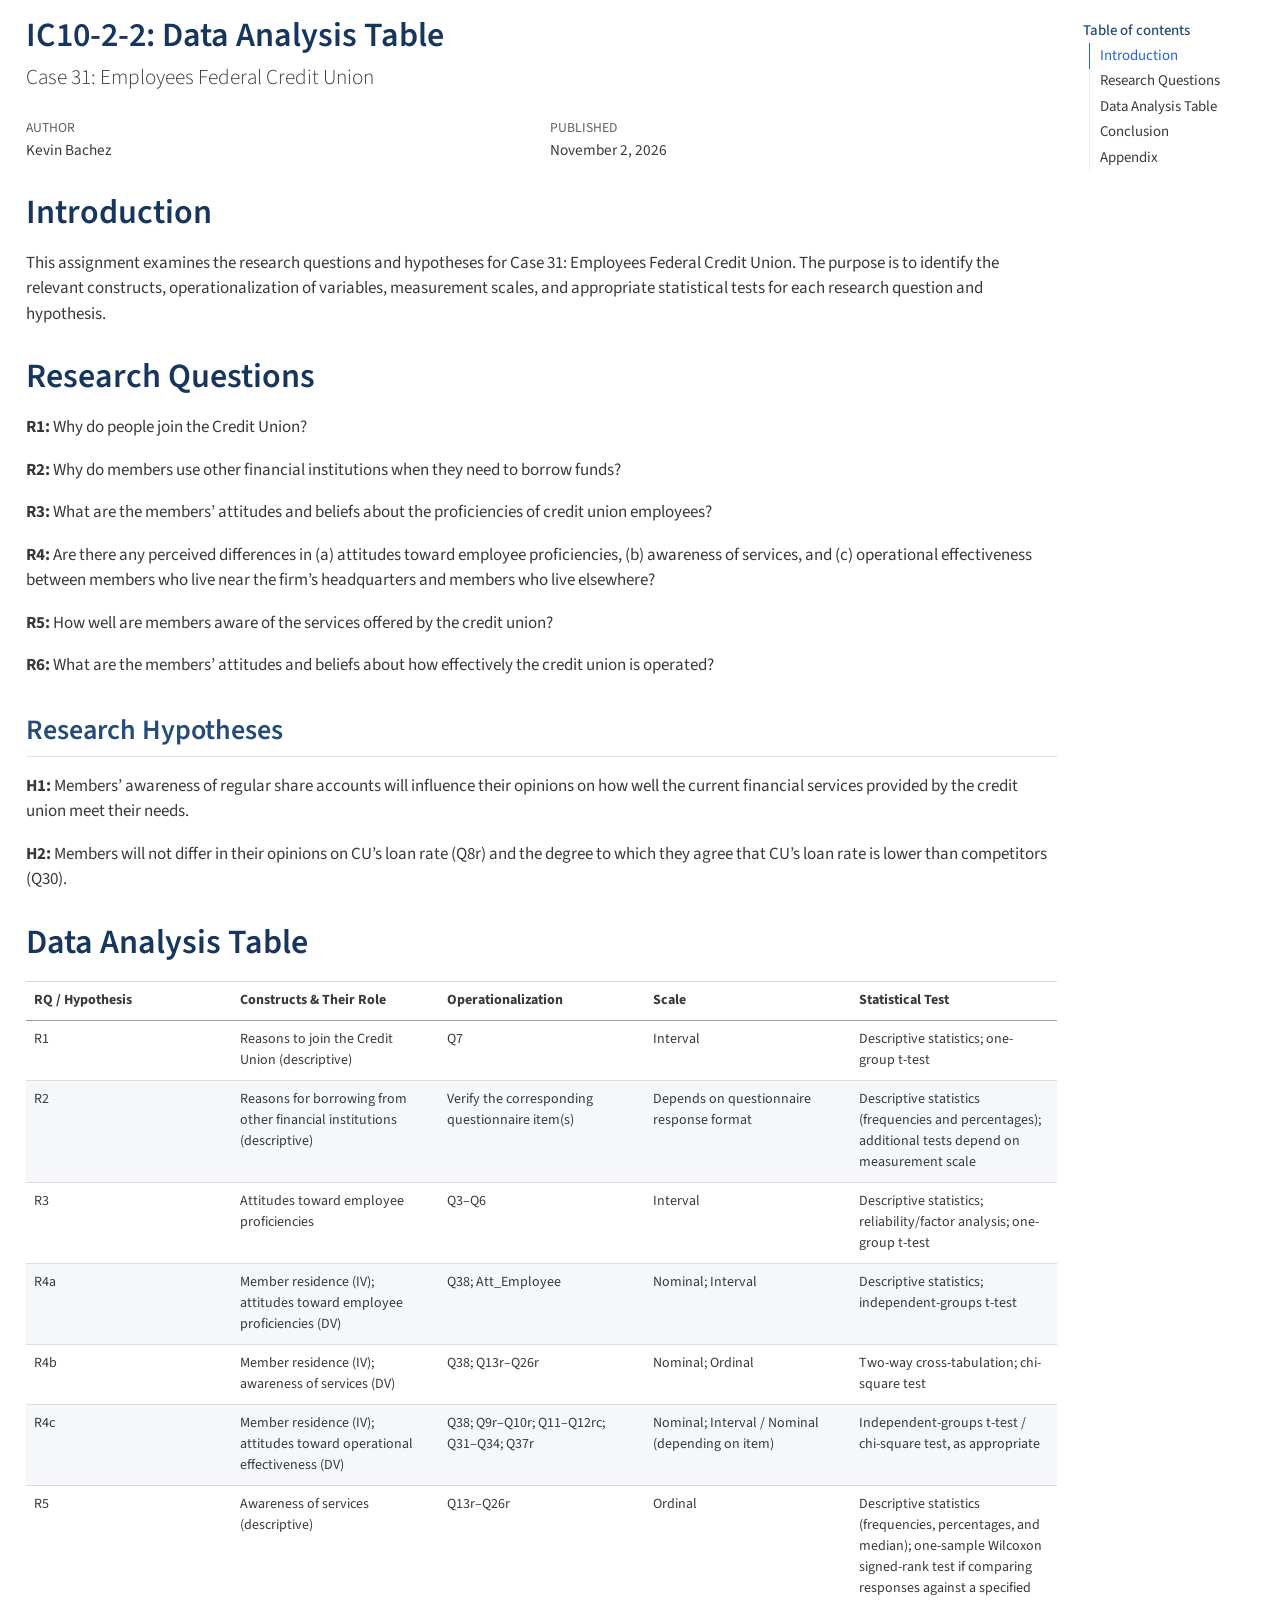
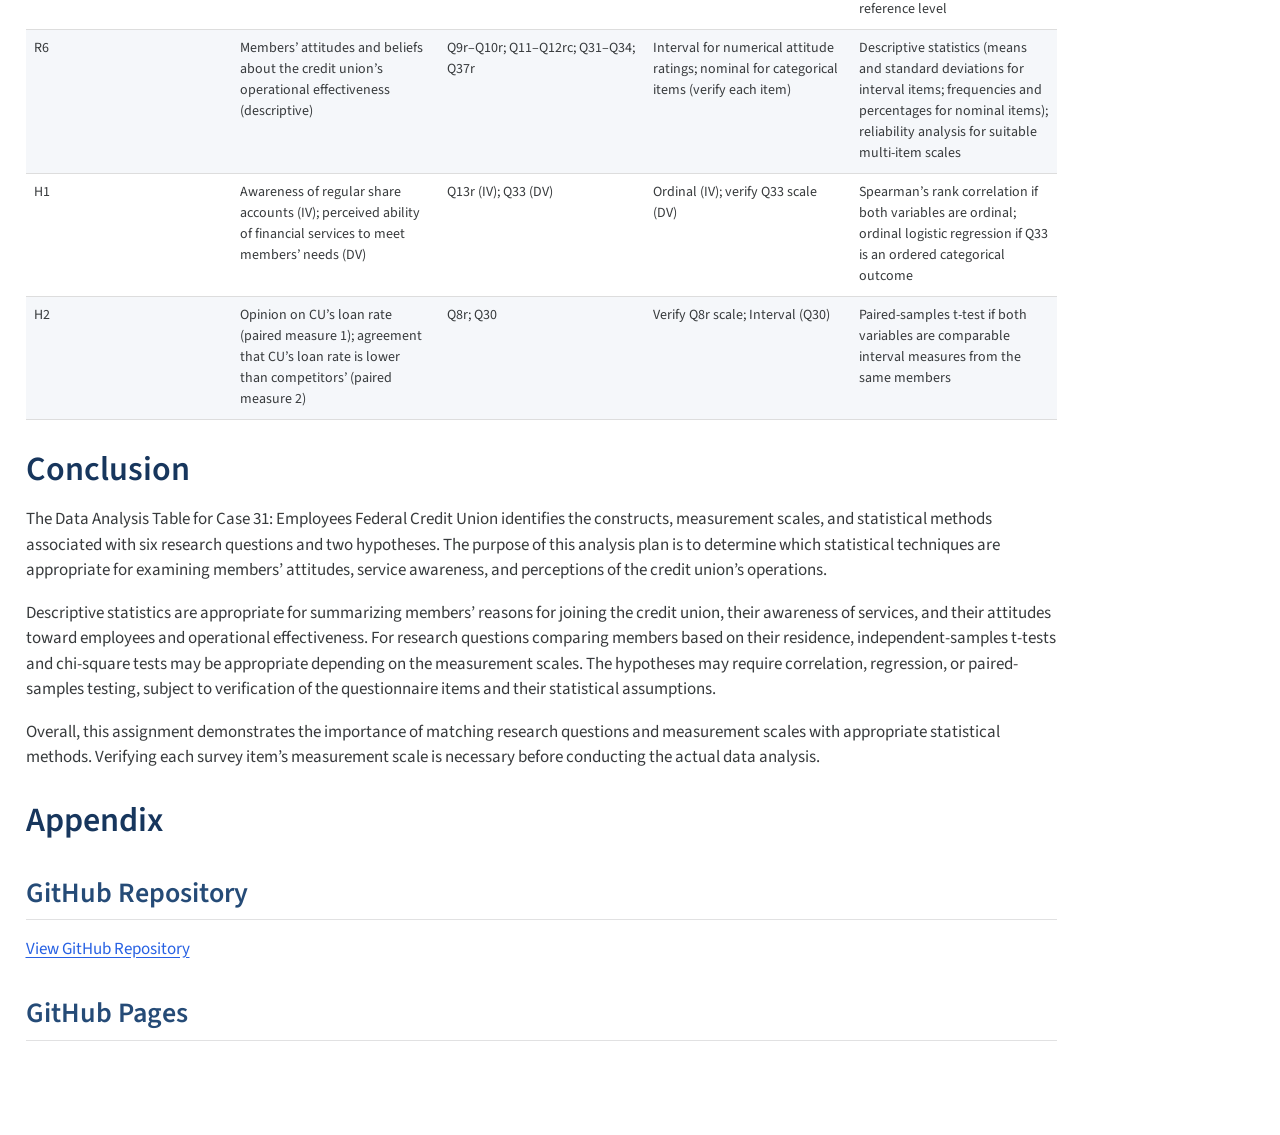
<file: IC10-2-2-Case31.html>
<!DOCTYPE html>
<html xmlns="http://www.w3.org/1999/xhtml" lang="en" xml:lang="en"><head>

<meta charset="utf-8">
<meta name="generator" content="quarto-1.8.26">

<meta name="viewport" content="width=device-width, initial-scale=1.0, user-scalable=yes">

<meta name="author" content="Kevin Bachez">
<meta name="dcterms.date" content="2026-11-02">

<title>IC10-2-2: Data Analysis Table</title>
<style>
code{white-space: pre-wrap;}
span.smallcaps{font-variant: small-caps;}
div.columns{display: flex; gap: min(4vw, 1.5em);}
div.column{flex: auto; overflow-x: auto;}
div.hanging-indent{margin-left: 1.5em; text-indent: -1.5em;}
ul.task-list{list-style: none;}
ul.task-list li input[type="checkbox"] {
  width: 0.8em;
  margin: 0 0.8em 0.2em -1em; /* quarto-specific, see https://github.com/quarto-dev/quarto-cli/issues/4556 */ 
  vertical-align: middle;
}
</style>


<script src="IC10-2-2-Case31_files/libs/clipboard/clipboard.min.js"></script>
<script src="IC10-2-2-Case31_files/libs/quarto-html/quarto.js" type="module"></script>
<script src="IC10-2-2-Case31_files/libs/quarto-html/tabsets/tabsets.js" type="module"></script>
<script src="IC10-2-2-Case31_files/libs/quarto-html/axe/axe-check.js" type="module"></script>
<script src="IC10-2-2-Case31_files/libs/quarto-html/popper.min.js"></script>
<script src="IC10-2-2-Case31_files/libs/quarto-html/tippy.umd.min.js"></script>
<script src="IC10-2-2-Case31_files/libs/quarto-html/anchor.min.js"></script>
<link href="IC10-2-2-Case31_files/libs/quarto-html/tippy.css" rel="stylesheet">
<link href="IC10-2-2-Case31_files/libs/quarto-html/quarto-syntax-highlighting-587c61ba64f3a5504c4d52d930310e48.css" rel="stylesheet" id="quarto-text-highlighting-styles">
<script src="IC10-2-2-Case31_files/libs/bootstrap/bootstrap.min.js"></script>
<link href="IC10-2-2-Case31_files/libs/bootstrap/bootstrap-icons.css" rel="stylesheet">
<link href="IC10-2-2-Case31_files/libs/bootstrap/bootstrap-2273bf923c71cc153cbe53f11b200390.min.css" rel="stylesheet" append-hash="true" id="quarto-bootstrap" data-mode="light">


<link rel="stylesheet" href="styles.css">
</head>

<body class="quarto-light">

<div id="quarto-content" class="page-columns page-rows-contents page-layout-full">
<div id="quarto-margin-sidebar" class="sidebar margin-sidebar">
  <nav id="TOC" role="doc-toc" class="toc-active">
    <h2 id="toc-title">Table of contents</h2>
   
  <ul class="collapse">
  <li><a href="#introduction" id="toc-introduction" class="nav-link active" data-scroll-target="#introduction">Introduction</a></li>
  <li><a href="#research-questions" id="toc-research-questions" class="nav-link" data-scroll-target="#research-questions">Research Questions</a>
  <ul class="collapse">
  <li><a href="#research-hypotheses" id="toc-research-hypotheses" class="nav-link" data-scroll-target="#research-hypotheses">Research Hypotheses</a></li>
  </ul></li>
  <li><a href="#data-analysis-table" id="toc-data-analysis-table" class="nav-link" data-scroll-target="#data-analysis-table">Data Analysis Table</a></li>
  <li><a href="#conclusion" id="toc-conclusion" class="nav-link" data-scroll-target="#conclusion">Conclusion</a></li>
  <li><a href="#appendix" id="toc-appendix" class="nav-link" data-scroll-target="#appendix">Appendix</a>
  <ul class="collapse">
  <li><a href="#github-repository" id="toc-github-repository" class="nav-link" data-scroll-target="#github-repository">GitHub Repository</a></li>
  <li><a href="#github-pages" id="toc-github-pages" class="nav-link" data-scroll-target="#github-pages">GitHub Pages</a></li>
  </ul></li>
  </ul>
</nav>
</div>
<main class="content column-page-left" id="quarto-document-content">

<header id="title-block-header" class="quarto-title-block default">
<div class="quarto-title">
<h1 class="title">IC10-2-2: Data Analysis Table</h1>
<p class="subtitle lead">Case 31: Employees Federal Credit Union</p>
</div>



<div class="quarto-title-meta column-page-left">

    <div>
    <div class="quarto-title-meta-heading">Author</div>
    <div class="quarto-title-meta-contents">
             <p>Kevin Bachez </p>
          </div>
  </div>
    
    <div>
    <div class="quarto-title-meta-heading">Published</div>
    <div class="quarto-title-meta-contents">
      <p class="date">November 2, 2026</p>
    </div>
  </div>
  
    
  </div>
  


</header>


<section id="introduction" class="level1">
<h1>Introduction</h1>
<p>This assignment examines the research questions and hypotheses for Case 31: Employees Federal Credit Union. The purpose is to identify the relevant constructs, operationalization of variables, measurement scales, and appropriate statistical tests for each research question and hypothesis.</p>
</section>
<section id="research-questions" class="level1">
<h1>Research Questions</h1>
<p><strong>R1:</strong> Why do people join the Credit Union?</p>
<p><strong>R2:</strong> Why do members use other financial institutions when they need to borrow funds?</p>
<p><strong>R3:</strong> What are the members’ attitudes and beliefs about the proficiencies of credit union employees?</p>
<p><strong>R4:</strong> Are there any perceived differences in (a) attitudes toward employee proficiencies, (b) awareness of services, and (c) operational effectiveness between members who live near the firm’s headquarters and members who live elsewhere?</p>
<p><strong>R5:</strong> How well are members aware of the services offered by the credit union?</p>
<p><strong>R6:</strong> What are the members’ attitudes and beliefs about how effectively the credit union is operated?</p>
<section id="research-hypotheses" class="level2">
<h2 class="anchored" data-anchor-id="research-hypotheses">Research Hypotheses</h2>
<p><strong>H1:</strong> Members’ awareness of regular share accounts will influence their opinions on how well the current financial services provided by the credit union meet their needs.</p>
<p><strong>H2:</strong> Members will not differ in their opinions on CU’s loan rate (Q8r) and the degree to which they agree that CU’s loan rate is lower than competitors (Q30).</p>
</section>
</section>
<section id="data-analysis-table" class="level1">
<h1>Data Analysis Table</h1>
<table class="caption-top table">
<colgroup>
<col style="width: 20%">
<col style="width: 20%">
<col style="width: 20%">
<col style="width: 20%">
<col style="width: 20%">
</colgroup>
<thead>
<tr class="header">
<th style="text-align: left;">RQ / Hypothesis</th>
<th style="text-align: left;">Constructs &amp; Their Role</th>
<th style="text-align: left;">Operationalization</th>
<th style="text-align: left;">Scale</th>
<th style="text-align: left;">Statistical Test</th>
</tr>
</thead>
<tbody>
<tr class="odd">
<td style="text-align: left;">R1</td>
<td style="text-align: left;">Reasons to join the Credit Union (descriptive)</td>
<td style="text-align: left;">Q7</td>
<td style="text-align: left;">Interval</td>
<td style="text-align: left;">Descriptive statistics; one-group t-test</td>
</tr>
<tr class="even">
<td style="text-align: left;">R2</td>
<td style="text-align: left;">Reasons for borrowing from other financial institutions (descriptive)</td>
<td style="text-align: left;">Verify the corresponding questionnaire item(s)</td>
<td style="text-align: left;">Depends on questionnaire response format</td>
<td style="text-align: left;">Descriptive statistics (frequencies and percentages); additional tests depend on measurement scale</td>
</tr>
<tr class="odd">
<td style="text-align: left;">R3</td>
<td style="text-align: left;">Attitudes toward employee proficiencies</td>
<td style="text-align: left;">Q3–Q6</td>
<td style="text-align: left;">Interval</td>
<td style="text-align: left;">Descriptive statistics; reliability/factor analysis; one-group t-test</td>
</tr>
<tr class="even">
<td style="text-align: left;">R4a</td>
<td style="text-align: left;">Member residence (IV); attitudes toward employee proficiencies (DV)</td>
<td style="text-align: left;">Q38; Att_Employee</td>
<td style="text-align: left;">Nominal; Interval</td>
<td style="text-align: left;">Descriptive statistics; independent-groups t-test</td>
</tr>
<tr class="odd">
<td style="text-align: left;">R4b</td>
<td style="text-align: left;">Member residence (IV); awareness of services (DV)</td>
<td style="text-align: left;">Q38; Q13r–Q26r</td>
<td style="text-align: left;">Nominal; Ordinal</td>
<td style="text-align: left;">Two-way cross-tabulation; chi-square test</td>
</tr>
<tr class="even">
<td style="text-align: left;">R4c</td>
<td style="text-align: left;">Member residence (IV); attitudes toward operational effectiveness (DV)</td>
<td style="text-align: left;">Q38; Q9r–Q10r; Q11–Q12rc; Q31–Q34; Q37r</td>
<td style="text-align: left;">Nominal; Interval / Nominal (depending on item)</td>
<td style="text-align: left;">Independent-groups t-test / chi-square test, as appropriate</td>
</tr>
<tr class="odd">
<td style="text-align: left;">R5</td>
<td style="text-align: left;">Awareness of services (descriptive)</td>
<td style="text-align: left;">Q13r–Q26r</td>
<td style="text-align: left;">Ordinal</td>
<td style="text-align: left;">Descriptive statistics (frequencies, percentages, and median); one-sample Wilcoxon signed-rank test if comparing responses against a specified reference level</td>
</tr>
<tr class="even">
<td style="text-align: left;">R6</td>
<td style="text-align: left;">Members’ attitudes and beliefs about the credit union’s operational effectiveness (descriptive)</td>
<td style="text-align: left;">Q9r–Q10r; Q11–Q12rc; Q31–Q34; Q37r</td>
<td style="text-align: left;">Interval for numerical attitude ratings; nominal for categorical items (verify each item)</td>
<td style="text-align: left;">Descriptive statistics (means and standard deviations for interval items; frequencies and percentages for nominal items); reliability analysis for suitable multi-item scales</td>
</tr>
<tr class="odd">
<td style="text-align: left;">H1</td>
<td style="text-align: left;">Awareness of regular share accounts (IV); perceived ability of financial services to meet members’ needs (DV)</td>
<td style="text-align: left;">Q13r (IV); Q33 (DV)</td>
<td style="text-align: left;">Ordinal (IV); verify Q33 scale (DV)</td>
<td style="text-align: left;">Spearman’s rank correlation if both variables are ordinal; ordinal logistic regression if Q33 is an ordered categorical outcome</td>
</tr>
<tr class="even">
<td style="text-align: left;">H2</td>
<td style="text-align: left;">Opinion on CU’s loan rate (paired measure 1); agreement that CU’s loan rate is lower than competitors’ (paired measure 2)</td>
<td style="text-align: left;">Q8r; Q30</td>
<td style="text-align: left;">Verify Q8r scale; Interval (Q30)</td>
<td style="text-align: left;">Paired-samples t-test if both variables are comparable interval measures from the same members</td>
</tr>
</tbody>
</table>
</section>
<section id="conclusion" class="level1">
<h1>Conclusion</h1>
<p>The Data Analysis Table for Case 31: Employees Federal Credit Union identifies the constructs, measurement scales, and statistical methods associated with six research questions and two hypotheses. The purpose of this analysis plan is to determine which statistical techniques are appropriate for examining members’ attitudes, service awareness, and perceptions of the credit union’s operations.</p>
<p>Descriptive statistics are appropriate for summarizing members’ reasons for joining the credit union, their awareness of services, and their attitudes toward employees and operational effectiveness. For research questions comparing members based on their residence, independent-samples t-tests and chi-square tests may be appropriate depending on the measurement scales. The hypotheses may require correlation, regression, or paired-samples testing, subject to verification of the questionnaire items and their statistical assumptions.</p>
<p>Overall, this assignment demonstrates the importance of matching research questions and measurement scales with appropriate statistical methods. Verifying each survey item’s measurement scale is necessary before conducting the actual data analysis.</p>
</section>
<section id="appendix" class="level1">
<h1>Appendix</h1>
<section id="github-repository" class="level2">
<h2 class="anchored" data-anchor-id="github-repository">GitHub Repository</h2>
<p><a href="https://github.com/kebachez/IC10-2-2">View GitHub Repository</a></p>
</section>
<section id="github-pages" class="level2">
<h2 class="anchored" data-anchor-id="github-pages">GitHub Pages</h2>
</section>
</section>

</main>
<!-- /main column -->
<script id="quarto-html-after-body" type="application/javascript">
  window.document.addEventListener("DOMContentLoaded", function (event) {
    const icon = "";
    const anchorJS = new window.AnchorJS();
    anchorJS.options = {
      placement: 'right',
      icon: icon
    };
    anchorJS.add('.anchored');
    const isCodeAnnotation = (el) => {
      for (const clz of el.classList) {
        if (clz.startsWith('code-annotation-')) {                     
          return true;
        }
      }
      return false;
    }
    const onCopySuccess = function(e) {
      // button target
      const button = e.trigger;
      // don't keep focus
      button.blur();
      // flash "checked"
      button.classList.add('code-copy-button-checked');
      var currentTitle = button.getAttribute("title");
      button.setAttribute("title", "Copied!");
      let tooltip;
      if (window.bootstrap) {
        button.setAttribute("data-bs-toggle", "tooltip");
        button.setAttribute("data-bs-placement", "left");
        button.setAttribute("data-bs-title", "Copied!");
        tooltip = new bootstrap.Tooltip(button, 
          { trigger: "manual", 
            customClass: "code-copy-button-tooltip",
            offset: [0, -8]});
        tooltip.show();    
      }
      setTimeout(function() {
        if (tooltip) {
          tooltip.hide();
          button.removeAttribute("data-bs-title");
          button.removeAttribute("data-bs-toggle");
          button.removeAttribute("data-bs-placement");
        }
        button.setAttribute("title", currentTitle);
        button.classList.remove('code-copy-button-checked');
      }, 1000);
      // clear code selection
      e.clearSelection();
    }
    const getTextToCopy = function(trigger) {
      const outerScaffold = trigger.parentElement.cloneNode(true);
      const codeEl = outerScaffold.querySelector('code');
      for (const childEl of codeEl.children) {
        if (isCodeAnnotation(childEl)) {
          childEl.remove();
        }
      }
      return codeEl.innerText;
    }
    const clipboard = new window.ClipboardJS('.code-copy-button:not([data-in-quarto-modal])', {
      text: getTextToCopy
    });
    clipboard.on('success', onCopySuccess);
    if (window.document.getElementById('quarto-embedded-source-code-modal')) {
      const clipboardModal = new window.ClipboardJS('.code-copy-button[data-in-quarto-modal]', {
        text: getTextToCopy,
        container: window.document.getElementById('quarto-embedded-source-code-modal')
      });
      clipboardModal.on('success', onCopySuccess);
    }
      var localhostRegex = new RegExp(/^(?:http|https):\/\/localhost\:?[0-9]*\//);
      var mailtoRegex = new RegExp(/^mailto:/);
        var filterRegex = new RegExp('/' + window.location.host + '/');
      var isInternal = (href) => {
          return filterRegex.test(href) || localhostRegex.test(href) || mailtoRegex.test(href);
      }
      // Inspect non-navigation links and adorn them if external
     var links = window.document.querySelectorAll('a[href]:not(.nav-link):not(.navbar-brand):not(.toc-action):not(.sidebar-link):not(.sidebar-item-toggle):not(.pagination-link):not(.no-external):not([aria-hidden]):not(.dropdown-item):not(.quarto-navigation-tool):not(.about-link)');
      for (var i=0; i<links.length; i++) {
        const link = links[i];
        if (!isInternal(link.href)) {
          // undo the damage that might have been done by quarto-nav.js in the case of
          // links that we want to consider external
          if (link.dataset.originalHref !== undefined) {
            link.href = link.dataset.originalHref;
          }
        }
      }
    function tippyHover(el, contentFn, onTriggerFn, onUntriggerFn) {
      const config = {
        allowHTML: true,
        maxWidth: 500,
        delay: 100,
        arrow: false,
        appendTo: function(el) {
            return el.parentElement;
        },
        interactive: true,
        interactiveBorder: 10,
        theme: 'quarto',
        placement: 'bottom-start',
      };
      if (contentFn) {
        config.content = contentFn;
      }
      if (onTriggerFn) {
        config.onTrigger = onTriggerFn;
      }
      if (onUntriggerFn) {
        config.onUntrigger = onUntriggerFn;
      }
      window.tippy(el, config); 
    }
    const noterefs = window.document.querySelectorAll('a[role="doc-noteref"]');
    for (var i=0; i<noterefs.length; i++) {
      const ref = noterefs[i];
      tippyHover(ref, function() {
        // use id or data attribute instead here
        let href = ref.getAttribute('data-footnote-href') || ref.getAttribute('href');
        try { href = new URL(href).hash; } catch {}
        const id = href.replace(/^#\/?/, "");
        const note = window.document.getElementById(id);
        if (note) {
          return note.innerHTML;
        } else {
          return "";
        }
      });
    }
    const xrefs = window.document.querySelectorAll('a.quarto-xref');
    const processXRef = (id, note) => {
      // Strip column container classes
      const stripColumnClz = (el) => {
        el.classList.remove("page-full", "page-columns");
        if (el.children) {
          for (const child of el.children) {
            stripColumnClz(child);
          }
        }
      }
      stripColumnClz(note)
      if (id === null || id.startsWith('sec-')) {
        // Special case sections, only their first couple elements
        const container = document.createElement("div");
        if (note.children && note.children.length > 2) {
          container.appendChild(note.children[0].cloneNode(true));
          for (let i = 1; i < note.children.length; i++) {
            const child = note.children[i];
            if (child.tagName === "P" && child.innerText === "") {
              continue;
            } else {
              container.appendChild(child.cloneNode(true));
              break;
            }
          }
          if (window.Quarto?.typesetMath) {
            window.Quarto.typesetMath(container);
          }
          return container.innerHTML
        } else {
          if (window.Quarto?.typesetMath) {
            window.Quarto.typesetMath(note);
          }
          return note.innerHTML;
        }
      } else {
        // Remove any anchor links if they are present
        const anchorLink = note.querySelector('a.anchorjs-link');
        if (anchorLink) {
          anchorLink.remove();
        }
        if (window.Quarto?.typesetMath) {
          window.Quarto.typesetMath(note);
        }
        if (note.classList.contains("callout")) {
          return note.outerHTML;
        } else {
          return note.innerHTML;
        }
      }
    }
    for (var i=0; i<xrefs.length; i++) {
      const xref = xrefs[i];
      tippyHover(xref, undefined, function(instance) {
        instance.disable();
        let url = xref.getAttribute('href');
        let hash = undefined; 
        if (url.startsWith('#')) {
          hash = url;
        } else {
          try { hash = new URL(url).hash; } catch {}
        }
        if (hash) {
          const id = hash.replace(/^#\/?/, "");
          const note = window.document.getElementById(id);
          if (note !== null) {
            try {
              const html = processXRef(id, note.cloneNode(true));
              instance.setContent(html);
            } finally {
              instance.enable();
              instance.show();
            }
          } else {
            // See if we can fetch this
            fetch(url.split('#')[0])
            .then(res => res.text())
            .then(html => {
              const parser = new DOMParser();
              const htmlDoc = parser.parseFromString(html, "text/html");
              const note = htmlDoc.getElementById(id);
              if (note !== null) {
                const html = processXRef(id, note);
                instance.setContent(html);
              } 
            }).finally(() => {
              instance.enable();
              instance.show();
            });
          }
        } else {
          // See if we can fetch a full url (with no hash to target)
          // This is a special case and we should probably do some content thinning / targeting
          fetch(url)
          .then(res => res.text())
          .then(html => {
            const parser = new DOMParser();
            const htmlDoc = parser.parseFromString(html, "text/html");
            const note = htmlDoc.querySelector('main.content');
            if (note !== null) {
              // This should only happen for chapter cross references
              // (since there is no id in the URL)
              // remove the first header
              if (note.children.length > 0 && note.children[0].tagName === "HEADER") {
                note.children[0].remove();
              }
              const html = processXRef(null, note);
              instance.setContent(html);
            } 
          }).finally(() => {
            instance.enable();
            instance.show();
          });
        }
      }, function(instance) {
      });
    }
        let selectedAnnoteEl;
        const selectorForAnnotation = ( cell, annotation) => {
          let cellAttr = 'data-code-cell="' + cell + '"';
          let lineAttr = 'data-code-annotation="' +  annotation + '"';
          const selector = 'span[' + cellAttr + '][' + lineAttr + ']';
          return selector;
        }
        const selectCodeLines = (annoteEl) => {
          const doc = window.document;
          const targetCell = annoteEl.getAttribute("data-target-cell");
          const targetAnnotation = annoteEl.getAttribute("data-target-annotation");
          const annoteSpan = window.document.querySelector(selectorForAnnotation(targetCell, targetAnnotation));
          const lines = annoteSpan.getAttribute("data-code-lines").split(",");
          const lineIds = lines.map((line) => {
            return targetCell + "-" + line;
          })
          let top = null;
          let height = null;
          let parent = null;
          if (lineIds.length > 0) {
              //compute the position of the single el (top and bottom and make a div)
              const el = window.document.getElementById(lineIds[0]);
              top = el.offsetTop;
              height = el.offsetHeight;
              parent = el.parentElement.parentElement;
            if (lineIds.length > 1) {
              const lastEl = window.document.getElementById(lineIds[lineIds.length - 1]);
              const bottom = lastEl.offsetTop + lastEl.offsetHeight;
              height = bottom - top;
            }
            if (top !== null && height !== null && parent !== null) {
              // cook up a div (if necessary) and position it 
              let div = window.document.getElementById("code-annotation-line-highlight");
              if (div === null) {
                div = window.document.createElement("div");
                div.setAttribute("id", "code-annotation-line-highlight");
                div.style.position = 'absolute';
                parent.appendChild(div);
              }
              div.style.top = top - 2 + "px";
              div.style.height = height + 4 + "px";
              div.style.left = 0;
              let gutterDiv = window.document.getElementById("code-annotation-line-highlight-gutter");
              if (gutterDiv === null) {
                gutterDiv = window.document.createElement("div");
                gutterDiv.setAttribute("id", "code-annotation-line-highlight-gutter");
                gutterDiv.style.position = 'absolute';
                const codeCell = window.document.getElementById(targetCell);
                const gutter = codeCell.querySelector('.code-annotation-gutter');
                gutter.appendChild(gutterDiv);
              }
              gutterDiv.style.top = top - 2 + "px";
              gutterDiv.style.height = height + 4 + "px";
            }
            selectedAnnoteEl = annoteEl;
          }
        };
        const unselectCodeLines = () => {
          const elementsIds = ["code-annotation-line-highlight", "code-annotation-line-highlight-gutter"];
          elementsIds.forEach((elId) => {
            const div = window.document.getElementById(elId);
            if (div) {
              div.remove();
            }
          });
          selectedAnnoteEl = undefined;
        };
          // Handle positioning of the toggle
      window.addEventListener(
        "resize",
        throttle(() => {
          elRect = undefined;
          if (selectedAnnoteEl) {
            selectCodeLines(selectedAnnoteEl);
          }
        }, 10)
      );
      function throttle(fn, ms) {
      let throttle = false;
      let timer;
        return (...args) => {
          if(!throttle) { // first call gets through
              fn.apply(this, args);
              throttle = true;
          } else { // all the others get throttled
              if(timer) clearTimeout(timer); // cancel #2
              timer = setTimeout(() => {
                fn.apply(this, args);
                timer = throttle = false;
              }, ms);
          }
        };
      }
        // Attach click handler to the DT
        const annoteDls = window.document.querySelectorAll('dt[data-target-cell]');
        for (const annoteDlNode of annoteDls) {
          annoteDlNode.addEventListener('click', (event) => {
            const clickedEl = event.target;
            if (clickedEl !== selectedAnnoteEl) {
              unselectCodeLines();
              const activeEl = window.document.querySelector('dt[data-target-cell].code-annotation-active');
              if (activeEl) {
                activeEl.classList.remove('code-annotation-active');
              }
              selectCodeLines(clickedEl);
              clickedEl.classList.add('code-annotation-active');
            } else {
              // Unselect the line
              unselectCodeLines();
              clickedEl.classList.remove('code-annotation-active');
            }
          });
        }
    const findCites = (el) => {
      const parentEl = el.parentElement;
      if (parentEl) {
        const cites = parentEl.dataset.cites;
        if (cites) {
          return {
            el,
            cites: cites.split(' ')
          };
        } else {
          return findCites(el.parentElement)
        }
      } else {
        return undefined;
      }
    };
    var bibliorefs = window.document.querySelectorAll('a[role="doc-biblioref"]');
    for (var i=0; i<bibliorefs.length; i++) {
      const ref = bibliorefs[i];
      const citeInfo = findCites(ref);
      if (citeInfo) {
        tippyHover(citeInfo.el, function() {
          var popup = window.document.createElement('div');
          citeInfo.cites.forEach(function(cite) {
            var citeDiv = window.document.createElement('div');
            citeDiv.classList.add('hanging-indent');
            citeDiv.classList.add('csl-entry');
            var biblioDiv = window.document.getElementById('ref-' + cite);
            if (biblioDiv) {
              citeDiv.innerHTML = biblioDiv.innerHTML;
            }
            popup.appendChild(citeDiv);
          });
          return popup.innerHTML;
        });
      }
    }
  });
  </script>
</div> <!-- /content -->




</body></html>
</file>
<file: IC10-2-2-Case31_files/libs/quarto-html/tippy.css>
.tippy-box[data-animation=fade][data-state=hidden]{opacity:0}[data-tippy-root]{max-width:calc(100vw - 10px)}.tippy-box{position:relative;background-color:#333;color:#fff;border-radius:4px;font-size:14px;line-height:1.4;white-space:normal;outline:0;transition-property:transform,visibility,opacity}.tippy-box[data-placement^=top]>.tippy-arrow{bottom:0}.tippy-box[data-placement^=top]>.tippy-arrow:before{bottom:-7px;left:0;border-width:8px 8px 0;border-top-color:initial;transform-origin:center top}.tippy-box[data-placement^=bottom]>.tippy-arrow{top:0}.tippy-box[data-placement^=bottom]>.tippy-arrow:before{top:-7px;left:0;border-width:0 8px 8px;border-bottom-color:initial;transform-origin:center bottom}.tippy-box[data-placement^=left]>.tippy-arrow{right:0}.tippy-box[data-placement^=left]>.tippy-arrow:before{border-width:8px 0 8px 8px;border-left-color:initial;right:-7px;transform-origin:center left}.tippy-box[data-placement^=right]>.tippy-arrow{left:0}.tippy-box[data-placement^=right]>.tippy-arrow:before{left:-7px;border-width:8px 8px 8px 0;border-right-color:initial;transform-origin:center right}.tippy-box[data-inertia][data-state=visible]{transition-timing-function:cubic-bezier(.54,1.5,.38,1.11)}.tippy-arrow{width:16px;height:16px;color:#333}.tippy-arrow:before{content:"";position:absolute;border-color:transparent;border-style:solid}.tippy-content{position:relative;padding:5px 9px;z-index:1}
</file>
<file: IC10-2-2-Case31_files/libs/quarto-html/quarto-syntax-highlighting-587c61ba64f3a5504c4d52d930310e48.css>
/* quarto syntax highlight colors */
:root {
  --quarto-hl-ot-color: #003B4F;
  --quarto-hl-at-color: #657422;
  --quarto-hl-ss-color: #20794D;
  --quarto-hl-an-color: #5E5E5E;
  --quarto-hl-fu-color: #4758AB;
  --quarto-hl-st-color: #20794D;
  --quarto-hl-cf-color: #003B4F;
  --quarto-hl-op-color: #5E5E5E;
  --quarto-hl-er-color: #AD0000;
  --quarto-hl-bn-color: #AD0000;
  --quarto-hl-al-color: #AD0000;
  --quarto-hl-va-color: #111111;
  --quarto-hl-bu-color: inherit;
  --quarto-hl-ex-color: inherit;
  --quarto-hl-pp-color: #AD0000;
  --quarto-hl-in-color: #5E5E5E;
  --quarto-hl-vs-color: #20794D;
  --quarto-hl-wa-color: #5E5E5E;
  --quarto-hl-do-color: #5E5E5E;
  --quarto-hl-im-color: #00769E;
  --quarto-hl-ch-color: #20794D;
  --quarto-hl-dt-color: #AD0000;
  --quarto-hl-fl-color: #AD0000;
  --quarto-hl-co-color: #5E5E5E;
  --quarto-hl-cv-color: #5E5E5E;
  --quarto-hl-cn-color: #8f5902;
  --quarto-hl-sc-color: #5E5E5E;
  --quarto-hl-dv-color: #AD0000;
  --quarto-hl-kw-color: #003B4F;
}

/* other quarto variables */
:root {
  --quarto-font-monospace: SFMono-Regular, Menlo, Monaco, Consolas, "Liberation Mono", "Courier New", monospace;
}

/* syntax highlight based on Pandoc's rules */
pre > code.sourceCode > span {
  color: #003B4F;
}

code.sourceCode > span {
  color: #003B4F;
}

div.sourceCode,
div.sourceCode pre.sourceCode {
  color: #003B4F;
}

/* Normal */
code span {
  color: #003B4F;
}

/* Alert */
code span.al {
  color: #AD0000;
  font-style: inherit;
}

/* Annotation */
code span.an {
  color: #5E5E5E;
  font-style: inherit;
}

/* Attribute */
code span.at {
  color: #657422;
  font-style: inherit;
}

/* BaseN */
code span.bn {
  color: #AD0000;
  font-style: inherit;
}

/* BuiltIn */
code span.bu {
  font-style: inherit;
}

/* ControlFlow */
code span.cf {
  color: #003B4F;
  font-weight: bold;
  font-style: inherit;
}

/* Char */
code span.ch {
  color: #20794D;
  font-style: inherit;
}

/* Constant */
code span.cn {
  color: #8f5902;
  font-style: inherit;
}

/* Comment */
code span.co {
  color: #5E5E5E;
  font-style: inherit;
}

/* CommentVar */
code span.cv {
  color: #5E5E5E;
  font-style: italic;
}

/* Documentation */
code span.do {
  color: #5E5E5E;
  font-style: italic;
}

/* DataType */
code span.dt {
  color: #AD0000;
  font-style: inherit;
}

/* DecVal */
code span.dv {
  color: #AD0000;
  font-style: inherit;
}

/* Error */
code span.er {
  color: #AD0000;
  font-style: inherit;
}

/* Extension */
code span.ex {
  font-style: inherit;
}

/* Float */
code span.fl {
  color: #AD0000;
  font-style: inherit;
}

/* Function */
code span.fu {
  color: #4758AB;
  font-style: inherit;
}

/* Import */
code span.im {
  color: #00769E;
  font-style: inherit;
}

/* Information */
code span.in {
  color: #5E5E5E;
  font-style: inherit;
}

/* Keyword */
code span.kw {
  color: #003B4F;
  font-weight: bold;
  font-style: inherit;
}

/* Operator */
code span.op {
  color: #5E5E5E;
  font-style: inherit;
}

/* Other */
code span.ot {
  color: #003B4F;
  font-style: inherit;
}

/* Preprocessor */
code span.pp {
  color: #AD0000;
  font-style: inherit;
}

/* SpecialChar */
code span.sc {
  color: #5E5E5E;
  font-style: inherit;
}

/* SpecialString */
code span.ss {
  color: #20794D;
  font-style: inherit;
}

/* String */
code span.st {
  color: #20794D;
  font-style: inherit;
}

/* Variable */
code span.va {
  color: #111111;
  font-style: inherit;
}

/* VerbatimString */
code span.vs {
  color: #20794D;
  font-style: inherit;
}

/* Warning */
code span.wa {
  color: #5E5E5E;
  font-style: italic;
}

.prevent-inlining {
  content: "</";
}

/*# sourceMappingURL=2dce1cc6c82594539e1579de68416b47.css.map */
</file>
<file: styles.css>
/* Data Analysis Table Styling */

table {
  width: 100%;
  font-size: 14px;
  border-collapse: collapse;
}

th {
  background-color: #17365d;
  color: white;
  padding: 12px;
  text-align: left;
}

td {
  padding: 10px;
  vertical-align: top;
  border-bottom: 1px solid #ddd;
}

tr:nth-child(even) {
  background-color: #f5f7fa;
}

.table-responsive {
  overflow-x: auto;
}

h1 {
  color: #17365d;
  margin-top: 30px;
}

h2 {
  color: #254b77;
}
</file>
